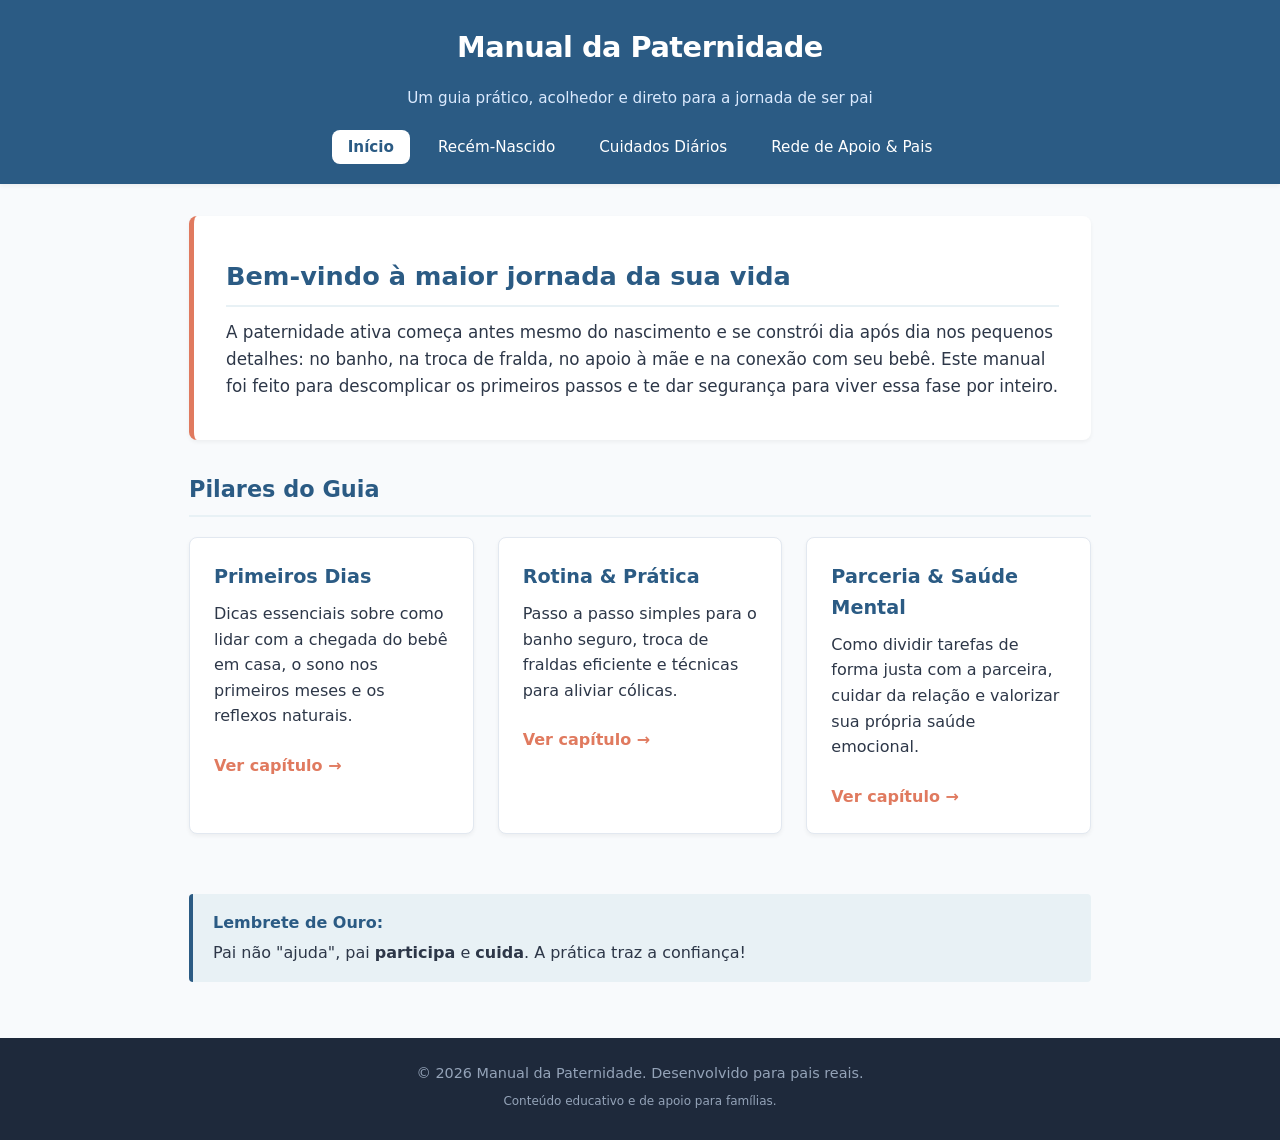
<file: index.html>
<!DOCTYPE html>
<html lang="pt-BR">
<head>
  <meta charset="UTF-8">
  <meta name="viewport" content="width=device-width, initial-scale=1.0">
  <title>Manual da Paternidade - Início</title>
  <link rel="stylesheet" href="css/style.css">
</head>
<body>

  <header>
    <div class="header-content">
      <h1>Manual da Paternidade</h1>
      <p>Um guia prático, acolhedor e direto para a jornada de ser pai</p>
      <nav aria-label="Navegação principal">
        <ul>
          <li><a href="index.html" class="active">Início</a></li>
          <li><a href="pages/recem-nascido.html">Recém-Nascido</a></li>
          <li><a href="pages/cuidados-diarios.html">Cuidados Diários</a></li>
          <li><a href="pages/rede-de-apoio.html">Rede de Apoio & Pais</a></li>
        </ul>
      </nav>
    </div>
  </header>

  <main>
    <section class="hero">
      <h2>Bem-vindo à maior jornada da sua vida</h2>
      <p>
        A paternidade ativa começa antes mesmo do nascimento e se constrói dia após dia nos pequenos detalhes:
        no banho, na troca de fralda, no apoio à mãe e na conexão com seu bebê. Este manual foi feito para descomplicar
        os primeiros passos e te dar segurança para viver essa fase por inteiro.
      </p>
    </section>

    <section>
      <h2>Pilares do Guia</h2>
      <div class="cards-grid">
        <article>
          <h3>Primeiros Dias</h3>
          <p>Dicas essenciais sobre como lidar com a chegada do bebê em casa, o sono nos primeiros meses e os reflexos naturais.</p>
          <a href="pages/recem-nascido.html" class="card-link">Ver capítulo &rarr;</a>
        </article>

        <article>
          <h3>Rotina & Prática</h3>
          <p>Passo a passo simples para o banho seguro, troca de fraldas eficiente e técnicas para aliviar cólicas.</p>
          <a href="pages/cuidados-diarios.html" class="card-link">Ver capítulo &rarr;</a>
        </article>

        <article>
          <h3>Parceria & Saúde Mental</h3>
          <p>Como dividir tarefas de forma justa com a parceira, cuidar da relação e valorizar sua própria saúde emocional.</p>
          <a href="pages/rede-de-apoio.html" class="card-link">Ver capítulo &rarr;</a>
        </article>
      </div>
    </section>

    <aside class="note-box">
      <h4>Lembrete de Ouro:</h4>
      <p>Pai não "ajuda", pai <strong>participa</strong> e <strong>cuida</strong>. A prática traz a confiança!</p>
    </aside>
  </main>

  <footer>
    <p>&copy; 2026 Manual da Paternidade. Desenvolvido para pais reais.</p>
    <p><small>Conteúdo educativo e de apoio para famílias.</small></p>
  </footer>

</body>
</html>
</file>
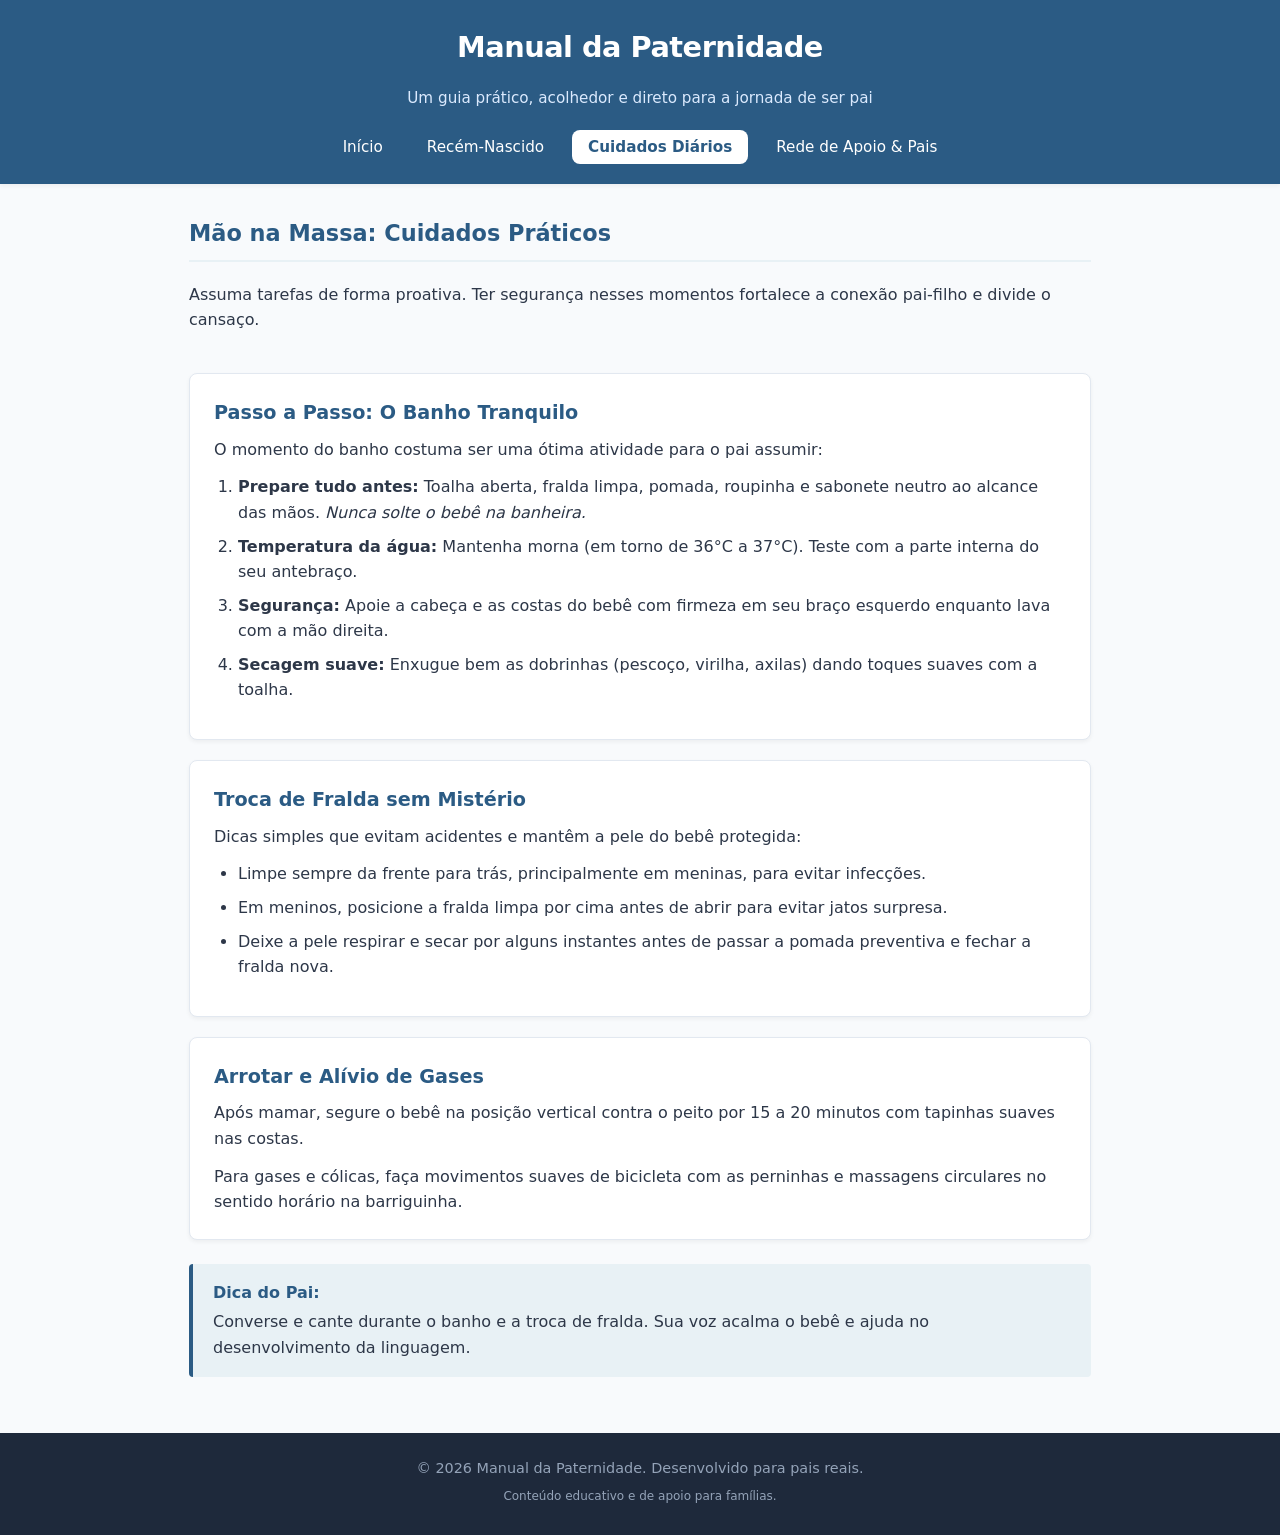
<file: pages/cuidados-diarios.html>
<!DOCTYPE html>
<html lang="pt-BR">
<head>
  <meta charset="UTF-8">
  <meta name="viewport" content="width=device-width, initial-scale=1.0">
  <title>Manual da Paternidade - Cuidados Diários</title>
  <link rel="stylesheet" href="../css/style.css">
</head>
<body>

  <header>
    <div class="header-content">
      <h1>Manual da Paternidade</h1>
      <p>Um guia prático, acolhedor e direto para a jornada de ser pai</p>
      <nav aria-label="Navegação principal">
        <ul>
          <li><a href="../index.html">Início</a></li>
          <li><a href="recem-nascido.html">Recém-Nascido</a></li>
          <li><a href="cuidados-diarios.html" class="active">Cuidados Diários</a></li>
          <li><a href="rede-de-apoio.html">Rede de Apoio & Pais</a></li>
        </ul>
      </nav>
    </div>
  </header>

  <main>
    <section>
      <h2>Mão na Massa: Cuidados Práticos</h2>
      <p>Assuma tarefas de forma proativa. Ter segurança nesses momentos fortalece a conexão pai-filho e divide o cansaço.</p>
    </section>

    <article>
      <h3>Passo a Passo: O Banho Tranquilo</h3>
      <p>O momento do banho costuma ser uma ótima atividade para o pai assumir:</p>
      <ol class="steps-list">
        <li><strong>Prepare tudo antes:</strong> Toalha aberta, fralda limpa, pomada, roupinha e sabonete neutro ao alcance das mãos. <em>Nunca solte o bebê na banheira.</em></li>
        <li><strong>Temperatura da água:</strong> Mantenha morna (em torno de 36°C a 37°C). Teste com a parte interna do seu antebraço.</li>
        <li><strong>Segurança:</strong> Apoie a cabeça e as costas do bebê com firmeza em seu braço esquerdo enquanto lava com a mão direita.</li>
        <li><strong>Secagem suave:</strong> Enxugue bem as dobrinhas (pescoço, virilha, axilas) dando toques suaves com a toalha.</li>
      </ol>
    </article>

    <article>
      <h3>Troca de Fralda sem Mistério</h3>
      <p>Dicas simples que evitam acidentes e mantêm a pele do bebê protegida:</p>
      <ul class="tips-list">
        <li>Limpe sempre da frente para trás, principalmente em meninas, para evitar infecções.</li>
        <li>Em meninos, posicione a fralda limpa por cima antes de abrir para evitar jatos surpresa.</li>
        <li>Deixe a pele respirar e secar por alguns instantes antes de passar a pomada preventiva e fechar a fralda nova.</li>
      </ul>
    </article>

    <article>
      <h3>Arrotar e Alívio de Gases</h3>
      <p>Após mamar, segure o bebê na posição vertical contra o peito por 15 a 20 minutos com tapinhas suaves nas costas.</p>
      <p>Para gases e cólicas, faça movimentos suaves de bicicleta com as perninhas e massagens circulares no sentido horário na barriguinha.</p>
    </article>

    <aside class="note-box">
      <h4>Dica do Pai:</h4>
      <p>Converse e cante durante o banho e a troca de fralda. Sua voz acalma o bebê e ajuda no desenvolvimento da linguagem.</p>
    </aside>
  </main>

  <footer>
    <p>&copy; 2026 Manual da Paternidade. Desenvolvido para pais reais.</p>
    <p><small>Conteúdo educativo e de apoio para famílias.</small></p>
  </footer>

</body>
</html>
</file>
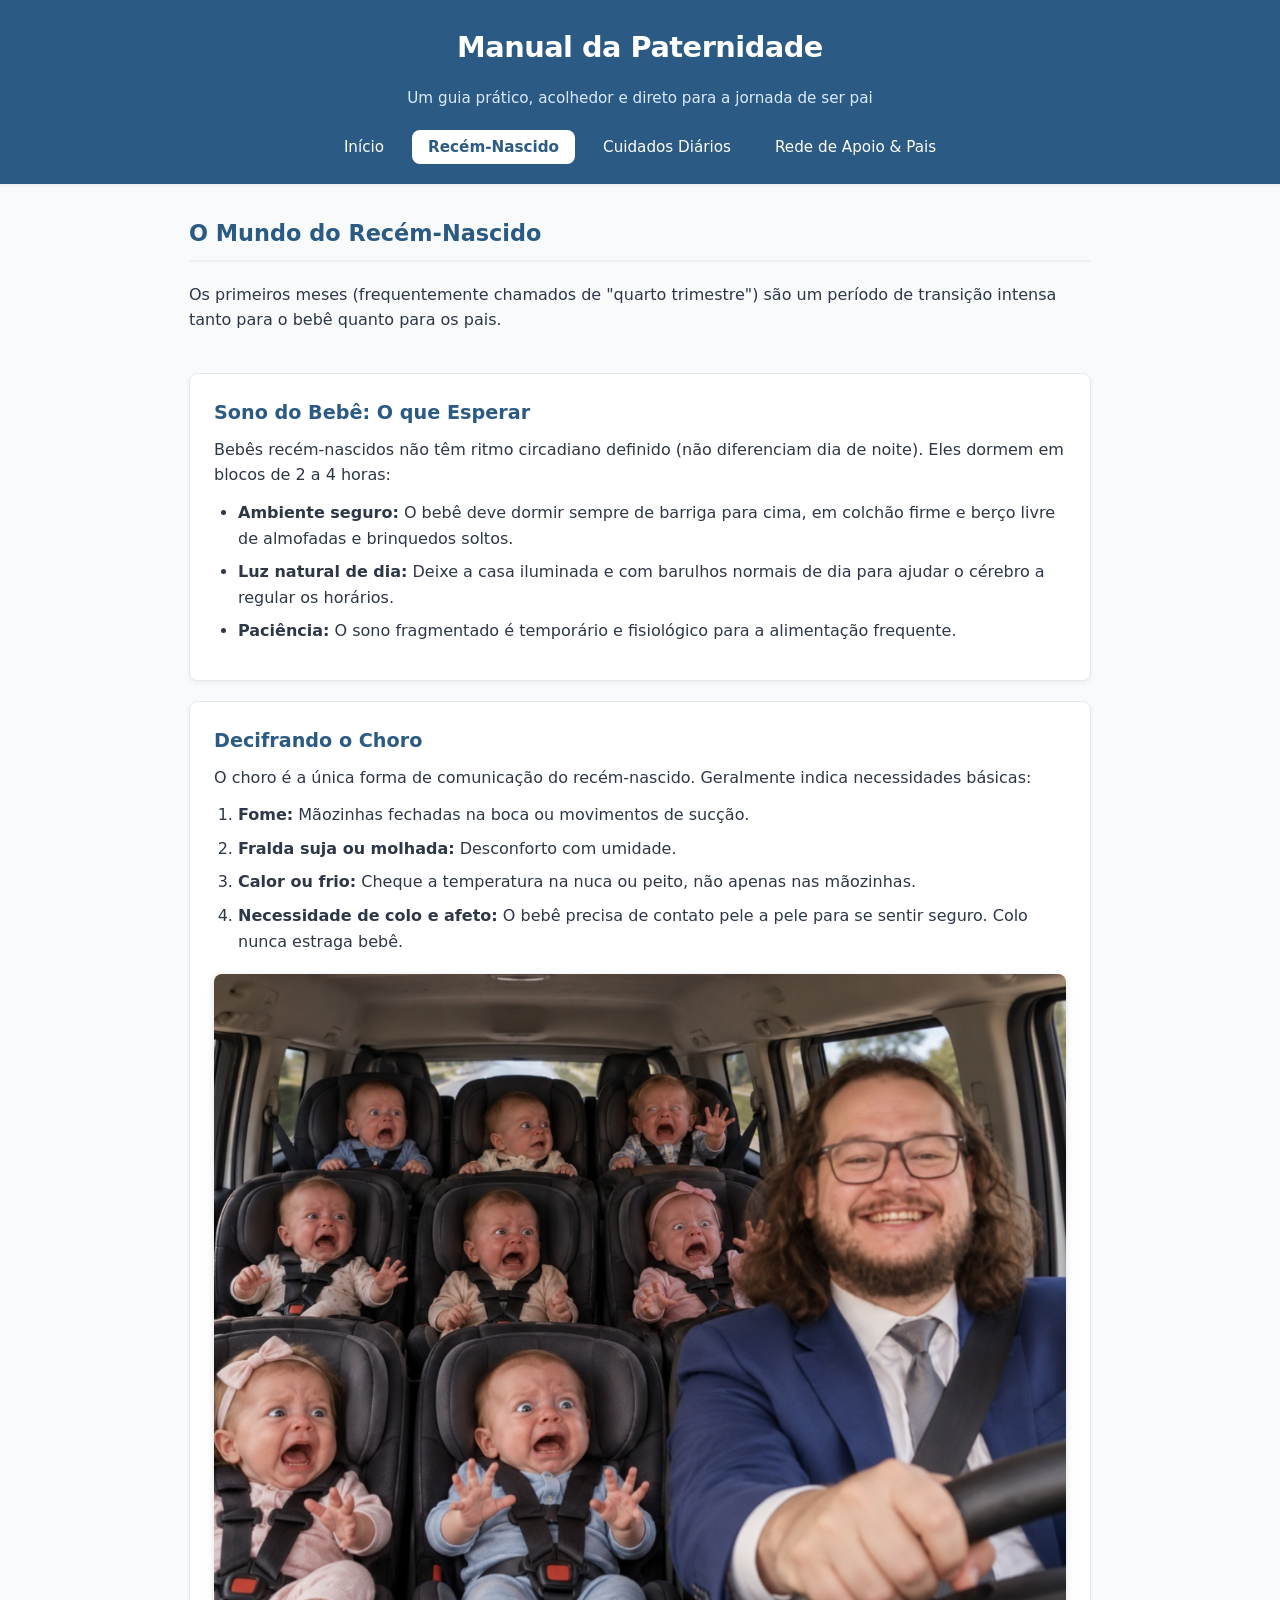
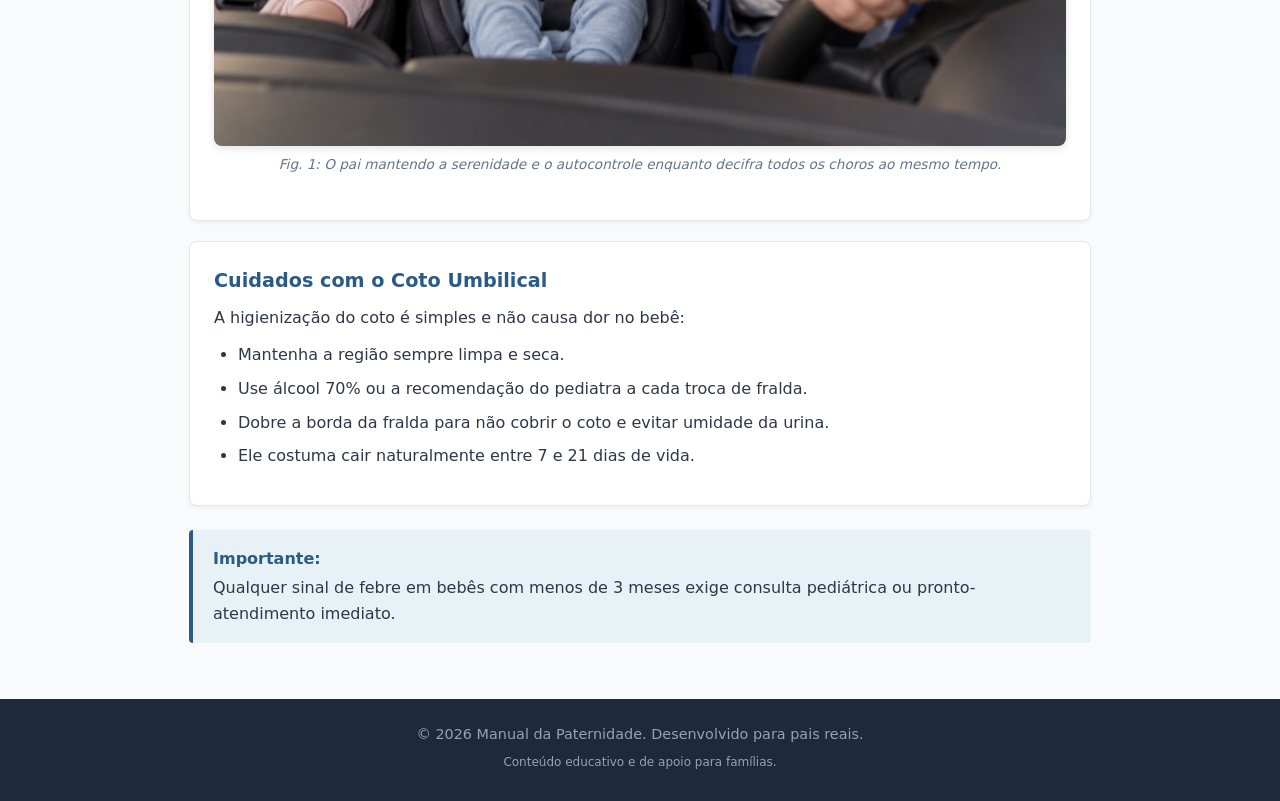
<file: pages/recem-nascido.html>
<!DOCTYPE html>
<html lang="pt-BR">
<head>
  <meta charset="UTF-8">
  <meta name="viewport" content="width=device-width, initial-scale=1.0">
  <title>Manual da Paternidade - O Recém-Nascido</title>
  <link rel="stylesheet" href="../css/style.css">
</head>
<body>

  <header>
    <div class="header-content">
      <h1>Manual da Paternidade</h1>
      <p>Um guia prático, acolhedor e direto para a jornada de ser pai</p>
      <nav aria-label="Navegação principal">
        <ul>
          <li><a href="../index.html">Início</a></li>
          <li><a href="recem-nascido.html" class="active">Recém-Nascido</a></li>
          <li><a href="cuidados-diarios.html">Cuidados Diários</a></li>
          <li><a href="rede-de-apoio.html">Rede de Apoio & Pais</a></li>
        </ul>
      </nav>
    </div>
  </header>

  <main>
    <section>
      <h2>O Mundo do Recém-Nascido</h2>
      <p>Os primeiros meses (frequentemente chamados de "quarto trimestre") são um período de transição intensa tanto para o bebê quanto para os pais.</p>
    </section>

    <article>
      <h3>Sono do Bebê: O que Esperar</h3>
      <p>Bebês recém-nascidos não têm ritmo circadiano definido (não diferenciam dia de noite). Eles dormem em blocos de 2 a 4 horas:</p>
      <ul class="tips-list">
        <li><strong>Ambiente seguro:</strong> O bebê deve dormir sempre de barriga para cima, em colchão firme e berço livre de almofadas e brinquedos soltos.</li>
        <li><strong>Luz natural de dia:</strong> Deixe a casa iluminada e com barulhos normais de dia para ajudar o cérebro a regular os horários.</li>
        <li><strong>Paciência:</strong> O sono fragmentado é temporário e fisiológico para a alimentação frequente.</li>
      </ul>
    </article>

    <article>
      <h3>Decifrando o Choro</h3>
      <p>O choro é a única forma de comunicação do recém-nascido. Geralmente indica necessidades básicas:</p>
      <ol class="steps-list">
        <li><strong>Fome:</strong> Mãozinhas fechadas na boca ou movimentos de sucção.</li>
        <li><strong>Fralda suja ou molhada:</strong> Desconforto com umidade.</li>
        <li><strong>Calor ou frio:</strong> Cheque a temperatura na nuca ou peito, não apenas nas mãozinhas.</li>
        <li><strong>Necessidade de colo e afeto:</strong> O bebê precisa de contato pele a pele para se sentir seguro. Colo nunca estraga bebê.</li>
      </ol>
      <figure class="article-figure">
        <img src="../assets/img/papai-do-ano.jpg" alt="Pai dirigindo sorrindo com o carro cheio de bebês chorando nas cadeirinhas">
        <figcaption>Fig. 1: O pai mantendo a serenidade e o autocontrole enquanto decifra todos os choros ao mesmo tempo.</figcaption>
      </figure>
    </article>

    <article>
      <h3>Cuidados com o Coto Umbilical</h3>
      <p>A higienização do coto é simples e não causa dor no bebê:</p>
      <ul class="tips-list">
        <li>Mantenha a região sempre limpa e seca.</li>
        <li>Use álcool 70% ou a recomendação do pediatra a cada troca de fralda.</li>
        <li>Dobre a borda da fralda para não cobrir o coto e evitar umidade da urina.</li>
        <li>Ele costuma cair naturalmente entre 7 e 21 dias de vida.</li>
      </ul>
    </article>

    <aside class="note-box">
      <h4>Importante:</h4>
      <p>Qualquer sinal de febre em bebês com menos de 3 meses exige consulta pediátrica ou pronto-atendimento imediato.</p>
    </aside>
  </main>

  <footer>
    <p>&copy; 2026 Manual da Paternidade. Desenvolvido para pais reais.</p>
    <p><small>Conteúdo educativo e de apoio para famílias.</small></p>
  </footer>

</body>
</html>
</file>
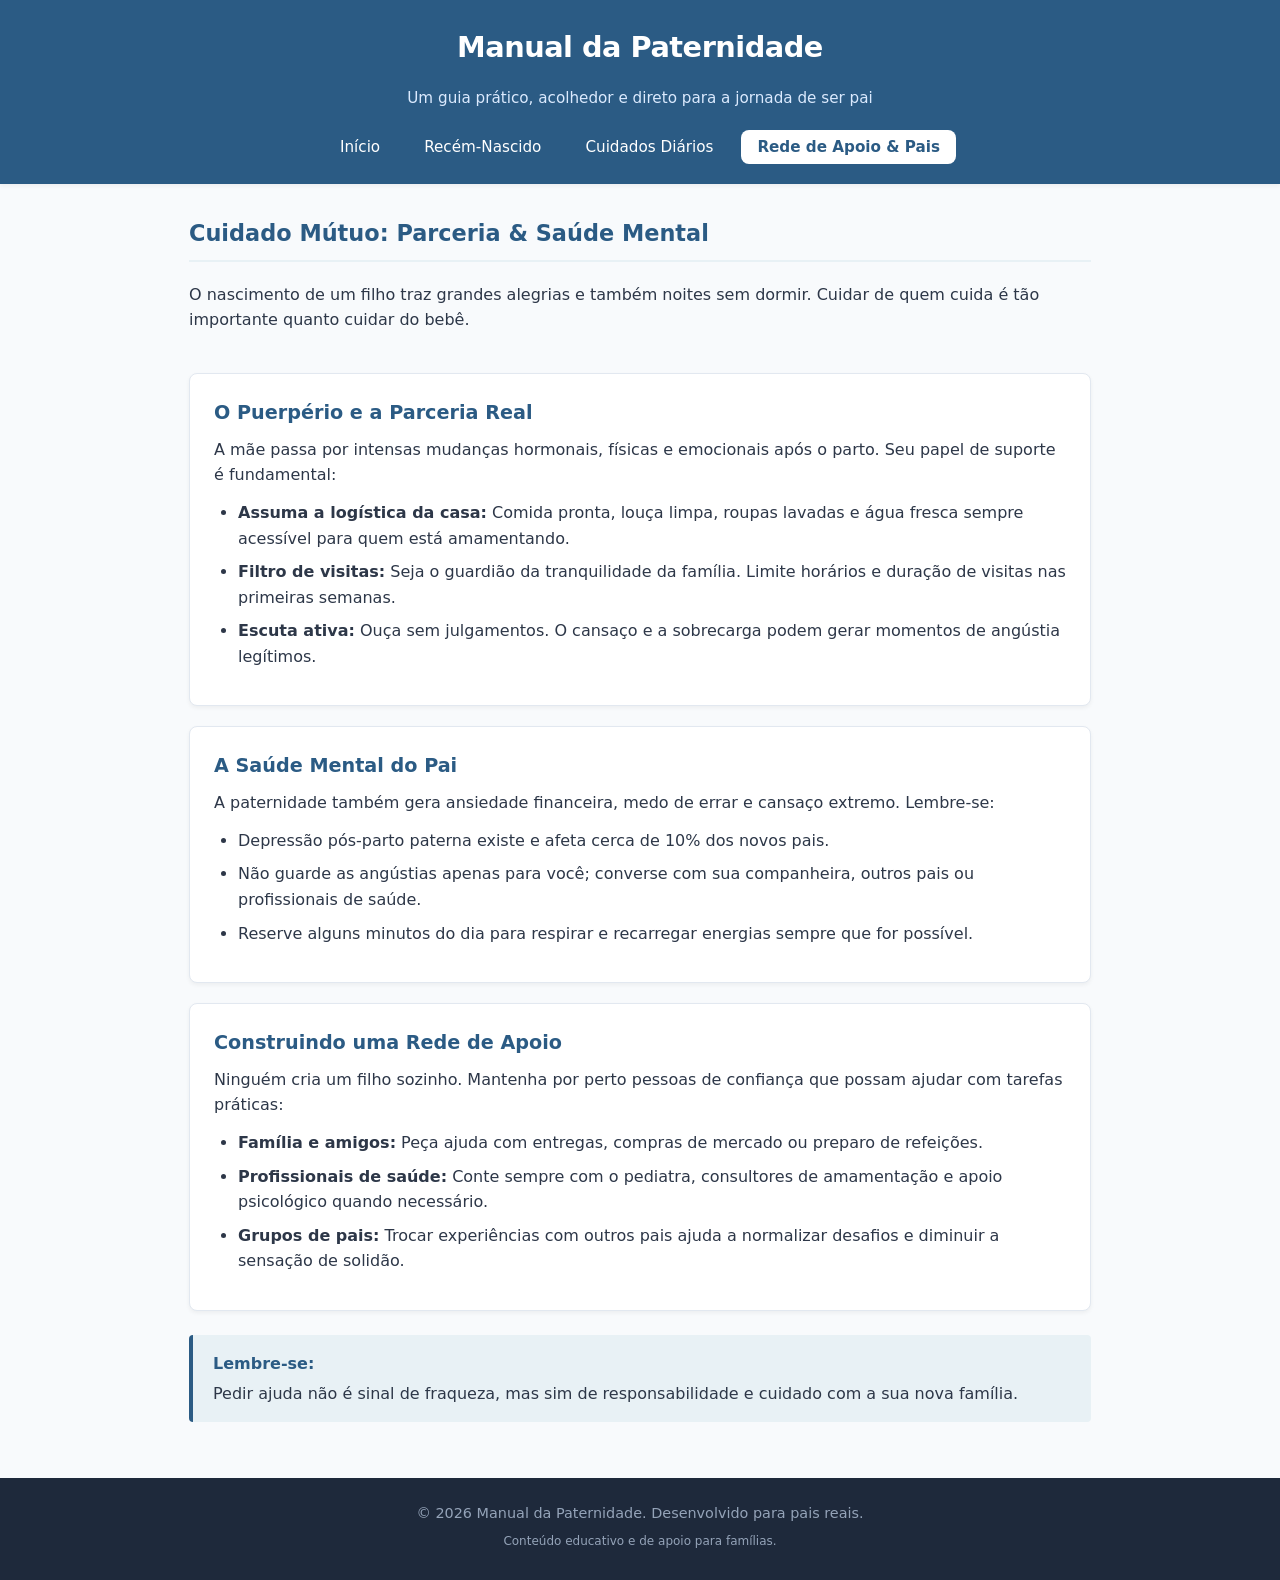
<file: pages/rede-de-apoio.html>
<!DOCTYPE html>
<html lang="pt-BR">

<head>
  <meta charset="UTF-8">
  <meta name="viewport" content="width=device-width, initial-scale=1.0">
  <title>Manual da Paternidade - Rede de Apoio e Pais</title>
  <link rel="stylesheet" href="../css/style.css">
</head>

<body>

  <header>
    <div class="header-content">
      <h1>Manual da Paternidade</h1>
      <p>Um guia prático, acolhedor e direto para a jornada de ser pai</p>
      <nav aria-label="Navegação principal">
        <ul>
          <li><a href="../index.html">Início</a></li>
          <li><a href="recem-nascido.html">Recém-Nascido</a></li>
          <li><a href="cuidados-diarios.html">Cuidados Diários</a></li>
          <li><a href="rede-de-apoio.html" class="active">Rede de Apoio & Pais</a></li>
        </ul>
      </nav>
    </div>
  </header>

  <main>
    <section>
      <h2>Cuidado Mútuo: Parceria & Saúde Mental</h2>
      <p>O nascimento de um filho traz grandes alegrias e também noites sem dormir. Cuidar de quem cuida é tão
        importante quanto cuidar do bebê.</p>
    </section>

    <article>
      <h3>O Puerpério e a Parceria Real</h3>
      <p>A mãe passa por intensas mudanças hormonais, físicas e emocionais após o parto. Seu papel de suporte é
        fundamental:</p>
      <ul class="tips-list">
        <li><strong>Assuma a logística da casa:</strong> Comida pronta, louça limpa, roupas lavadas e água fresca sempre
          acessível para quem está amamentando.</li>
        <li><strong>Filtro de visitas:</strong> Seja o guardião da tranquilidade da família. Limite horários e duração
          de visitas nas primeiras semanas.</li>
        <li><strong>Escuta ativa:</strong> Ouça sem julgamentos. O cansaço e a sobrecarga podem gerar momentos de
          angústia legítimos.</li>
      </ul>
    </article>

    <article>
      <h3>A Saúde Mental do Pai</h3>
      <p>A paternidade também gera ansiedade financeira, medo de errar e cansaço extremo. Lembre-se:</p>
      <ul class="tips-list">
        <li>Depressão pós-parto paterna existe e afeta cerca de 10% dos novos pais.</li>
        <li>Não guarde as angústias apenas para você; converse com sua companheira, outros pais ou profissionais de
          saúde.</li>
        <li>Reserve alguns minutos do dia para respirar e recarregar energias sempre que for possível.</li>
      </ul>
    </article>

    <article>
      <h3>Construindo uma Rede de Apoio</h3>
      <p>Ninguém cria um filho sozinho. Mantenha por perto pessoas de confiança que possam ajudar com tarefas práticas:
      </p>
      <ul class="tips-list">
        <li><strong>Família e amigos:</strong> Peça ajuda com entregas, compras de mercado ou preparo de refeições.</li>
        <li><strong>Profissionais de saúde:</strong> Conte sempre com o pediatra, consultores de amamentação e apoio
          psicológico quando necessário.</li>
        <li><strong>Grupos de pais:</strong> Trocar experiências com outros pais ajuda a normalizar desafios e diminuir
          a sensação de solidão.</li>
      </ul>
    </article>

    <aside class="note-box">
      <h4>Lembre-se:</h4>
      <p>Pedir ajuda não é sinal de fraqueza, mas sim de responsabilidade e cuidado com a sua nova família.</p>
    </aside>
  </main>

  <footer>
    <p>&copy; 2026 Manual da Paternidade. Desenvolvido para pais reais.</p>
    <p><small>Conteúdo educativo e de apoio para famílias.</small></p>
  </footer>

</body>

</html>
</file>
<file: css/style.css>
* {
  box-sizing: border-box;
  margin: 0;
  padding: 0;
}

body {
  font-family: system-ui, -apple-system, BlinkMacSystemFont, 'Segoe UI', Roboto, Oxygen, Ubuntu, Cantarell, sans-serif;
  color: #2d3748;
  background-color: #f8fafc;
  line-height: 1.6;
  display: flex;
  flex-direction: column;
  min-height: 100vh;
}

header {
  background-color: #2b5b84;
  color: #ffffff;
  padding: 1.5rem 2rem;
  box-shadow: 0 2px 4px rgba(0, 0, 0, 0.05);
}

header .header-content {
  max-width: 1000px;
  margin: 0 auto;
  display: flex;
  flex-direction: column;
  align-items: center;
  text-align: center;
  gap: 1rem;
}

header h1 {
  font-size: 1.8rem;
  font-weight: 700;
  letter-spacing: -0.5px;
}

header p {
  color: #dbeafe;
  font-size: 0.95rem;
}

nav ul {
  list-style: none;
  display: flex;
  flex-wrap: wrap;
  justify-content: center;
  gap: 0.75rem;
  margin-top: 0.5rem;
}

nav a {
  text-decoration: none;
  color: #ffffff;
  padding: 0.5rem 1rem;
  border-radius: 8px;
  font-weight: 500;
  font-size: 0.95rem;
  transition: background-color 0.2s ease;
}

nav a:hover {
  background-color: #1f4260;
}

nav a.active {
  background-color: #ffffff;
  color: #2b5b84;
  font-weight: 600;
}

main {
  flex: 1;
  max-width: 950px;
  width: 100%;
  margin: 2rem auto;
  padding: 0 1.5rem;
}

.hero {
  background-color: #ffffff;
  border-radius: 8px;
  padding: 2.5rem 2rem;
  margin-bottom: 2rem;
  box-shadow: 0 2px 4px rgba(0, 0, 0, 0.05);
  border-left: 5px solid #e07a5f;
}

.hero h2 {
  color: #2b5b84;
  margin-bottom: 0.75rem;
  font-size: 1.6rem;
}

.hero p {
  color: #2d3748;
  font-size: 1.05rem;
}

section {
  margin-bottom: 2.5rem;
}

section h2 {
  color: #2b5b84;
  font-size: 1.4rem;
  margin-bottom: 1.25rem;
  padding-bottom: 0.5rem;
  border-bottom: 2px solid #e8f1f5;
}

article {
  background-color: #ffffff;
  border: 1px solid #e2e8f0;
  border-radius: 8px;
  padding: 1.5rem;
  margin-bottom: 1.25rem;
  box-shadow: 0 2px 4px rgba(0, 0, 0, 0.05);
  transition: transform 0.2s ease, box-shadow 0.2s ease;
}

article:hover {
  transform: translateY(-2px);
  box-shadow: 0 4px 10px rgba(0, 0, 0, 0.08);
}

article h3 {
  color: #2b5b84;
  margin-bottom: 0.5rem;
  font-size: 1.2rem;
}

article p {
  color: #2d3748;
  margin-bottom: 0.75rem;
}

article p:last-child {
  margin-bottom: 0;
}

ul.tips-list, ol.steps-list {
  padding-left: 1.5rem;
  margin-top: 0.5rem;
  margin-bottom: 0.75rem;
}

ul.tips-list li, ol.steps-list li {
  margin-bottom: 0.5rem;
  color: #2d3748;
}

aside.note-box {
  background-color: #e8f1f5;
  border-left: 4px solid #2b5b84;
  padding: 1rem 1.25rem;
  border-radius: 4px;
  margin: 1.5rem 0;
}

aside.note-box h4 {
  color: #2b5b84;
  margin-bottom: 0.25rem;
}

.cards-grid {
  display: grid;
  grid-template-columns: repeat(auto-fit, minmax(280px, 1fr));
  gap: 1.5rem;
}

.card-link {
  display: inline-block;
  margin-top: 0.75rem;
  color: #e07a5f;
  font-weight: 600;
  text-decoration: none;
}

.card-link:hover {
  text-decoration: underline;
}

.article-figure {
  margin: 1.25rem 0;
  text-align: center;
}

.article-figure img {
  max-width: 100%;
  height: auto;
  border-radius: 8px;
  box-shadow: 0 2px 8px rgba(0, 0, 0, 0.12);
  display: block;
  margin: 0 auto;
}

.article-figure figcaption {
  font-size: 0.85rem;
  color: #64748b;
  margin-top: 0.5rem;
  font-style: italic;
}

footer {
  background-color: #1e293b;
  color: #94a3b8;
  text-align: center;
  padding: 1.5rem;
  font-size: 0.9rem;
  margin-top: auto;
}

footer p {
  margin-bottom: 0.25rem;
}

@media (max-width: 600px) {
  header {
    padding: 1.25rem 1rem;
  }

  header h1 {
    font-size: 1.5rem;
  }

  nav ul {
    flex-direction: column;
    width: 100%;
  }

  nav a {
    display: block;
    text-align: center;
  }

  .hero {
    padding: 1.5rem 1.25rem;
  }
}
</file>
